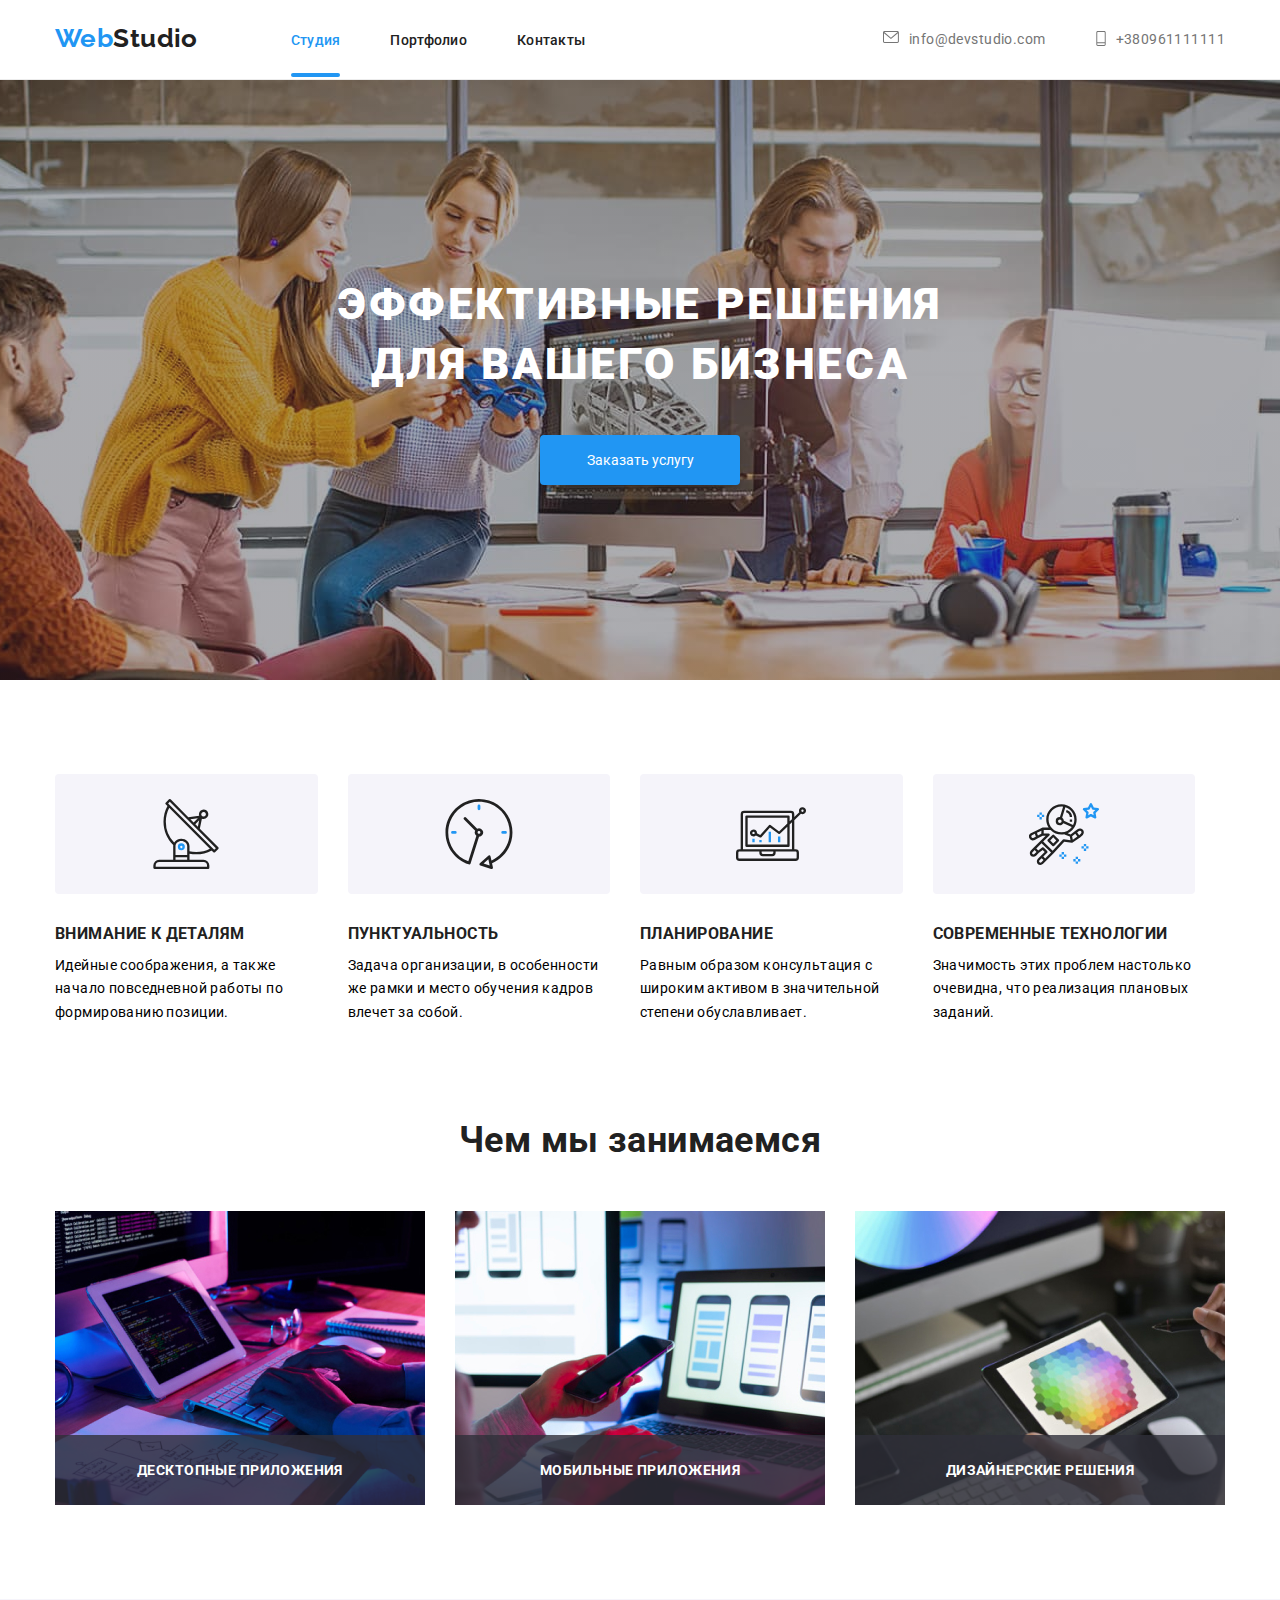
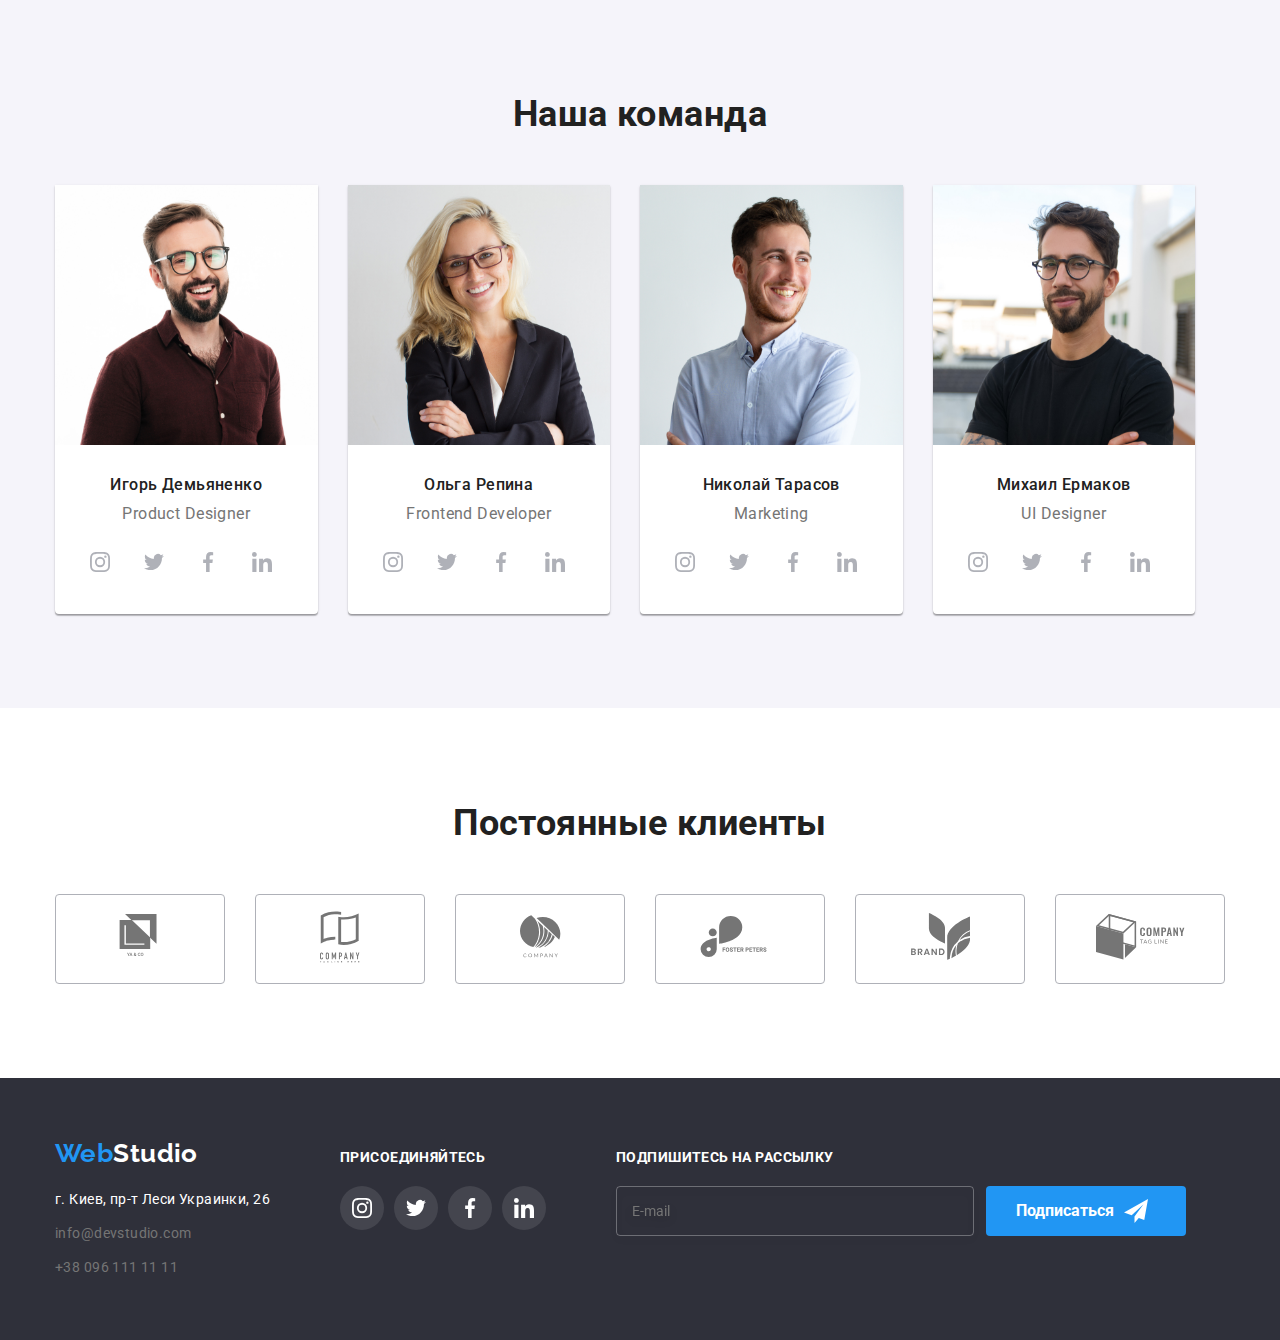
<file: index.html>
<!DOCTYPE html>
<html lang="ru">
<head>
    <meta charset="UTF-8">
    <meta name="viewport" content="width=device-width, initial-scale=1.0">
    <link rel="stylesheet" href="https://cdnjs.cloudflare.com/ajax/libs/modern-normalize/1.0.0/modern-normalize.min.css" />
    <link rel="preconnect" href="https://fonts.gstatic.com">
    <link rel="preconnect" href="https://fonts.gstatic.com">
    <link href="https://fonts.googleapis.com/css2?family=Raleway:wght@700&family=Roboto:wght@400;500;700;900&display=swap"
    rel="stylesheet">
<!--styles-in-->
    <link rel="stylesheet" href="./css/main.css">
    <title>Studio</title>
</head>
<body>
<!-- header -->
    <header class="header">
        <div class="container">
        <nav class="main-nav">
            <a href="./index.html" class="logo"><span class="logo-web">Web</span><span class="logo-studio">Studio</span></a>
            <ul class="main-nav-list">
                <Li class="item">
                    <a class="main-nav-link current" href="./index.html">студия</a>
                </Li>
                <Li class="item">
                    <a class="main-nav-link" href="./portfolio.html">портфолио</a>
                </Li>
                <li class="item">
                    <a class="main-nav-link" href="#">контакты</a>
                </li>
            </ul>
            <ul class="header-contacts">
                <Li class="header-contacts-link icon">
                    <a href="#">
                        <svg class="icon-email"  width=16 height=12>
                            <use class="email" href=./images/sprite.svg#email >
                            </use>
                        </svg>info@devstudio.com </a>
                </Li>
                <Li class="header-contacts-link icon">
                    <a href="#">
                        <svg class="icon-phone" width=10 height=15 >
                            <use class="phone" href=./images/sprite.svg#phone >
                            </use>
                        </svg>
                        +380961111111
                    </a>
                </Li>
            </ul>
        </nav>
        </div>
    </header>
    <main>
<!--hero-->
        <section class="hero">
            <div class="container" >
                <h1 class="title">эффективные решения <br>для вашего бизнеса</h1>
                <button class="hero-btn" data-modal-open>Заказать услугу</button>
            </div>
        </section>
        
<!--<h2>Особенности</h2>-->
        <section>
            <ul class="features container">
                <li class="item">
                    <div class="icon-block">
                        <svg class="icon">
                            <use href="./images/sprite.svg#antenna" > </use>
                        </svg>
                    </div>
                     <h3 class="features-title">Внимание к деталям</h3>
                    <p>Идейные соображения, а также начало повседневной работы по формированию позиции.</p>
                </li>
                <li class="item">
                    <div class="icon-block">
                        <svg class="icon">
                            <use href="./images/sprite.svg#clock" > </use>
                        </svg>
                    </div>
                    <h3 class="features-title">Пунктуальность</h3>
                    <p>Задача организации, в особенности же рамки и место обучения кадров влечет за собой.</p>
                </li>
                <li class="item">
                    <div class="icon-block">
                        <svg class="icon">
                            <use href="./images/sprite.svg#diagram" > </use>
                        </svg>
                    </div>
                    <h3 class="features-title"3>Планирование</h3>
                    <p>Равным образом консультация с широким активом в значительной степени обуславливает.</p>
                </li>
                <li class="item">
                    <div class="icon-block">
                        <svg class="icon">
                            <use href="./images/sprite.svg#astronaut" > </use>
                        </svg>
                    </div>
                    <h3 class="features-title">Современные технологии</h3>
                    <p>Значимость этих проблем настолько очевидна, что реализация плановых заданий.</p>
                </li>
            </ul>
        </section>
<!-- Чем мы занимаемся -->
        <section class="work">
            <div class="container">
                <h2 class="title">Чем мы занимаемся</h2>
                <ul class="work-list">
                    <li class="item"> <img src="./images/img1.jpg" alt="img1">
                        <p class="label">Десктопные приложения</p>
                    </li>
                    <li class="item"> <img src="./images/img2.jpg" alt="img2">
                        <p class="label">Мобильные приложения</p>
                    </li>
                    <li class="item"> <img src="./images/img3.jpg" alt="img3">
                        <p class="label">Дизайнерские решения</p>
                    </li>
                </ul>
            </div>
        </section>
<!--Наша команда-->
        <section class="team">
            <div class="container" >
                <h2 class="title">Наша команда</h2>
                <ul class="team-list">
                    <li class="item">
                        <img class="photo" src="./images/игорь.jpg" alt="Игорь Демьяненко">
                        <h3>Игорь Демьяненко</h3>
                        <p>Product Designer</p>
                        <ul class="team-icon">
                            <li>
                                <a class="link" href="#">
                                    <svg class="icon">
                                        <use href="./images/sprite.svg#instagram"></use>
                                    </svg>
                                </a>
                            </li>
                            <li>
                                <a  class="link" href="#">
                                    <svg class="icon">
                                        <use href="./images/sprite.svg#twitter"></use>
                                    </svg>
                                </a>
                            </li>
                            <li>
                                <a  class="link" href="#">
                                    <svg class="icon">
                                        <use href="./images/sprite.svg#facebook"></use>
                                    </svg>
                                </a>
                            </li>
                            <li>
                                <a  class="link" href="#">
                                    <svg class="icon">
                                        <use href="./images/sprite.svg#linkedin"></use>
                                    </svg>
                                </a>
                            </li>
                        </ul>
                    </li>
                    <li class="item">
                        <img class="photo" src="./images/ольга.jpg" alt="Ольга Репина">
                        <h3>Ольга Репина</h3>
                        <p>Frontend Developer</p>
                        <ul class="team-icon">
                            <li>
                                <a class="link" href="#">
                                    <svg class="icon">
                                        <use href="./images/sprite.svg#instagram"></use>
                                    </svg>
                                </a>
                            </li>
                            <li>
                                <a class="link" href="#">
                                    <svg class="icon">
                                        <use href="./images/sprite.svg#twitter"></use>
                                    </svg>
                                </a>
                            </li>
                            <li>
                                <a class="link" href="#">
                                    <svg class="icon">
                                        <use href="./images/sprite.svg#facebook"></use>
                                    </svg>
                                </a>
                            </li>
                            <li>
                                <a class="link" href="#">
                                    <svg class="icon">
                                        <use href="./images/sprite.svg#linkedin"></use>
                                    </svg>
                                </a>
                            </li>
                        </ul>
                    </li>
                    <li class="item">
                        <img class="photo" src="./images/николай.jpg" alt="Николай Тарасов">
                        <h3>Николай Тарасов</h3>
                        <p>Marketing</p>
                        <ul class="team-icon">
                            <li>
                                <a class="link" href="#">
                                    <svg class="icon">
                                        <use href="./images/sprite.svg#instagram"></use>
                                    </svg>
                                </a>
                            </li>
                            <li>
                                <a class="link" href="#">
                                    <svg class="icon">
                                        <use href="./images/sprite.svg#twitter"></use>
                                    </svg>
                                </a>
                            </li>
                            <li>
                                <a class="link" href="#">
                                    <svg class="icon">
                                        <use href="./images/sprite.svg#facebook"></use>
                                    </svg>
                                </a>
                            </li>
                            <li>
                                <a class="link" href="#">
                                    <svg class="icon">
                                        <use href="./images/sprite.svg#linkedin"></use>
                                    </svg>
                                </a>
                            </li>
                        </ul>
                    </li>
                    <li class="item">
                        <img class="photo" src="./images/михаил.jpg" alt="Михаил Ермаков">
                        <h3>Михаил Ермаков</h3>
                        <p>UI Designer</p>
                        <ul class="team-icon">
                            <li>
                                <a class="link" href="#">
                                    <svg class="icon">
                                        <use href="./images/sprite.svg#instagram"></use>
                                    </svg>
                                </a>
                            </li>
                            <li>
                                <a class="link" href="#">
                                    <svg class="icon">
                                        <use href="./images/sprite.svg#twitter"></use>
                                    </svg>
                                </a>
                            </li>
                            <li>
                                <a class="link" href="#">
                                    <svg class="icon">
                                        <use href="./images/sprite.svg#facebook"></use>
                                    </svg>
                                </a>
                            </li>
                            <li>
                                <a class="link" href="#">
                                    <svg class="icon">
                                        <use href="./images/sprite.svg#linkedin"></use>
                                    </svg>
                                </a>
                            </li>
                        </ul>
                    </li>
                </ul>
            </div>
        </section>

<!-- клиенты -->
        <section class="clients-block">
            <div class="container">
                <h2 class="clients-title">Постоянные клиенты</h2>
                <ul class="clients-list">
                    <li class="item">
                        <a class="link" href="#">
                            <svg class="icon" width="50px" height="45px">
                                <use href="./images/sprite.svg#client-1"></use>
                            </svg>
                        </a>
                    </li>
                    <li class="item">
                        <a class="link" href="#">
                            <svg class="icon" width="40px" height="52px" >
                                <use href="./images/sprite.svg#client-2"></use>
                            </svg>
                        </a>
                    </li>
                    <li class="item">
                        <a class="link" href="#">
                            <svg class="icon" width="41px" height="43px" >
                                <use href="./images/sprite.svg#client-3"></use>
                            </svg>
                        </a>
                    </li>
                    <li class="item">
                        <a class="link" href="#">
                            <svg class="icon"  width="80px" height="42px" >
                                <use href="./images/sprite.svg#client-4"></use>
                            </svg>
                        </a>
                    </li>
                    <li class="item">
                        <a class="link" href="#">
                            <svg class="icon" width="59px" height="47px" >
                                <use href="./images/sprite.svg#client-5"></use>
                            </svg>
                        </a>
                    </li>
                    <li class="item">
                        <a class="link" href="#">
                            <svg class="icon" width="89px" height="46px" >
                                <use href="./images/sprite.svg#client-6"></use>
                            </svg>
                        </a>
                    </li>
                </ul>

            </div>

        </section>
    </main>

<!-- footer -->

<footer class="footer">
    <div class="container">
      <div class="footer-content">
        <ul class="list footer-list">
          <li class="footer-item">
            <a href="./index.html" class="logo"><span class="logo-web inverse">Web</span><span class="footer-logo-studio">Studio</span></a>
            <address class="footer-address">
              <ul class="list">
                <li class="address-item"><p>г. Киев, пр-т Леси Украинки, 26</p></li>
                <li class="address-item"><a href="mailto:info@devstudio.com">info@devstudio.com</a></li>
                <li class="address-item"><a href="tel:+380961111111">+38 096 111 11 11</a></li>
              </ul>
            </address>
          </li>
          <li class="footer-item">
            <b class="join">Присоединяйтесь</b>
            <ul class="list social-list">
              <li class="social-item">
                <a href="" class="social-link link-instagram">
                  <svg class="icon-instagram">
                    <use href="./images/sprite.svg#instagram"></use>
                  </svg>
                </a>
              </li>
              <li class="social-item">
                <a href="#" class="social-link link-twitter">
                  <svg class="icon-twitter">
                    <use href="./images/sprite.svg#twitter"></use>
                  </svg>
                </a>
              </li>
              <li class="social-item">
                <a href="#" class="social-link link-facebook">
                  <svg class="icon-twitter icon-facebook">
                    <use href="./images/sprite.svg#facebook"></use>
                  </svg>
                </a>
              </li>
              <li class="social-item">
                <a href="#" class="social-link link-linkedin">
                  <svg class="icon-linkedin">
                    <use href="./images/sprite.svg#linkedin"></use>
                  </svg>
                </a>
              </li>
            </ul>
          </li>
            <li class="footer-item">
              <b class="join">Подпишитесь на рассылку</b>
              <form action="" method="post">
                <input type="email" name="mail" placeholder="E-mail" />
                <button class="btn">Подписаться</button>
              </form>
            </li>
        </ul>
      </div>
    </div>
  </footer>


<!-- модалка -->
<div class="backdrop is-hidden" data-modal>
        <div class="modal">
          <b class="modal-title">Оставьте свои данные, мы вам перезвоним</b>
          <form class="form">
            <label class="form-label">
              <span class="form-text">Имя</span>
              <div class="input-group">
                <input class="form-input" name="user-name" type="text" />
                <svg class="form-icon" width="18" height="18">
                  <use href="./images/sprite.svg#person"></use>
                </svg>
              </div>
            </label>
            <label class="form-label">
              <span class="form-text">Телефон</span>
              <div class="input-group">
                <input class="form-input" name="user-phone" type="tel" />
                <svg class="form-icon" width="18" height="18">
                  <use href="./images/sprite.svg#form-phone"></use>
                </svg>
              </div>
            </label>
            <label class="form-label">
              <span class="form-text">Почта</span>
              <div class="input-group">
                <input class="form-input" name="user-email" type="email" />
                <svg class="form-icon" width="18" height="18">
                  <use href="./images/sprite.svg#form-email"></use>
                </svg>
              </div>
            </label>
            <label class="form-label">
              <span class="form-text">Комментарий</span>
              <textarea
                class="comment"
                name="comment"
                rows="7"
                placeholder="Введите текст"
              ></textarea>
            </label>
            <label class="form-point">
              <input class="checkbox" type="checkbox" name="point" />
              <span class="point"></span>
              Соглашаюсь с рассылкой и принимаю
              <a class="link" href="">Условия договора</a>
            </label>
            <button class="btn" type="submit">Отправить</button>
          </form>
          <button class="modal-close" data-modal-close>
            <svg class="icon-close" width="11" height="11">
              <use href="./images/sprite.svg#close"></use>
            </svg>
          </button>
        </div>
      </div>

  <script src="./js/modal.js"></script>
</body>

</html>
</file>
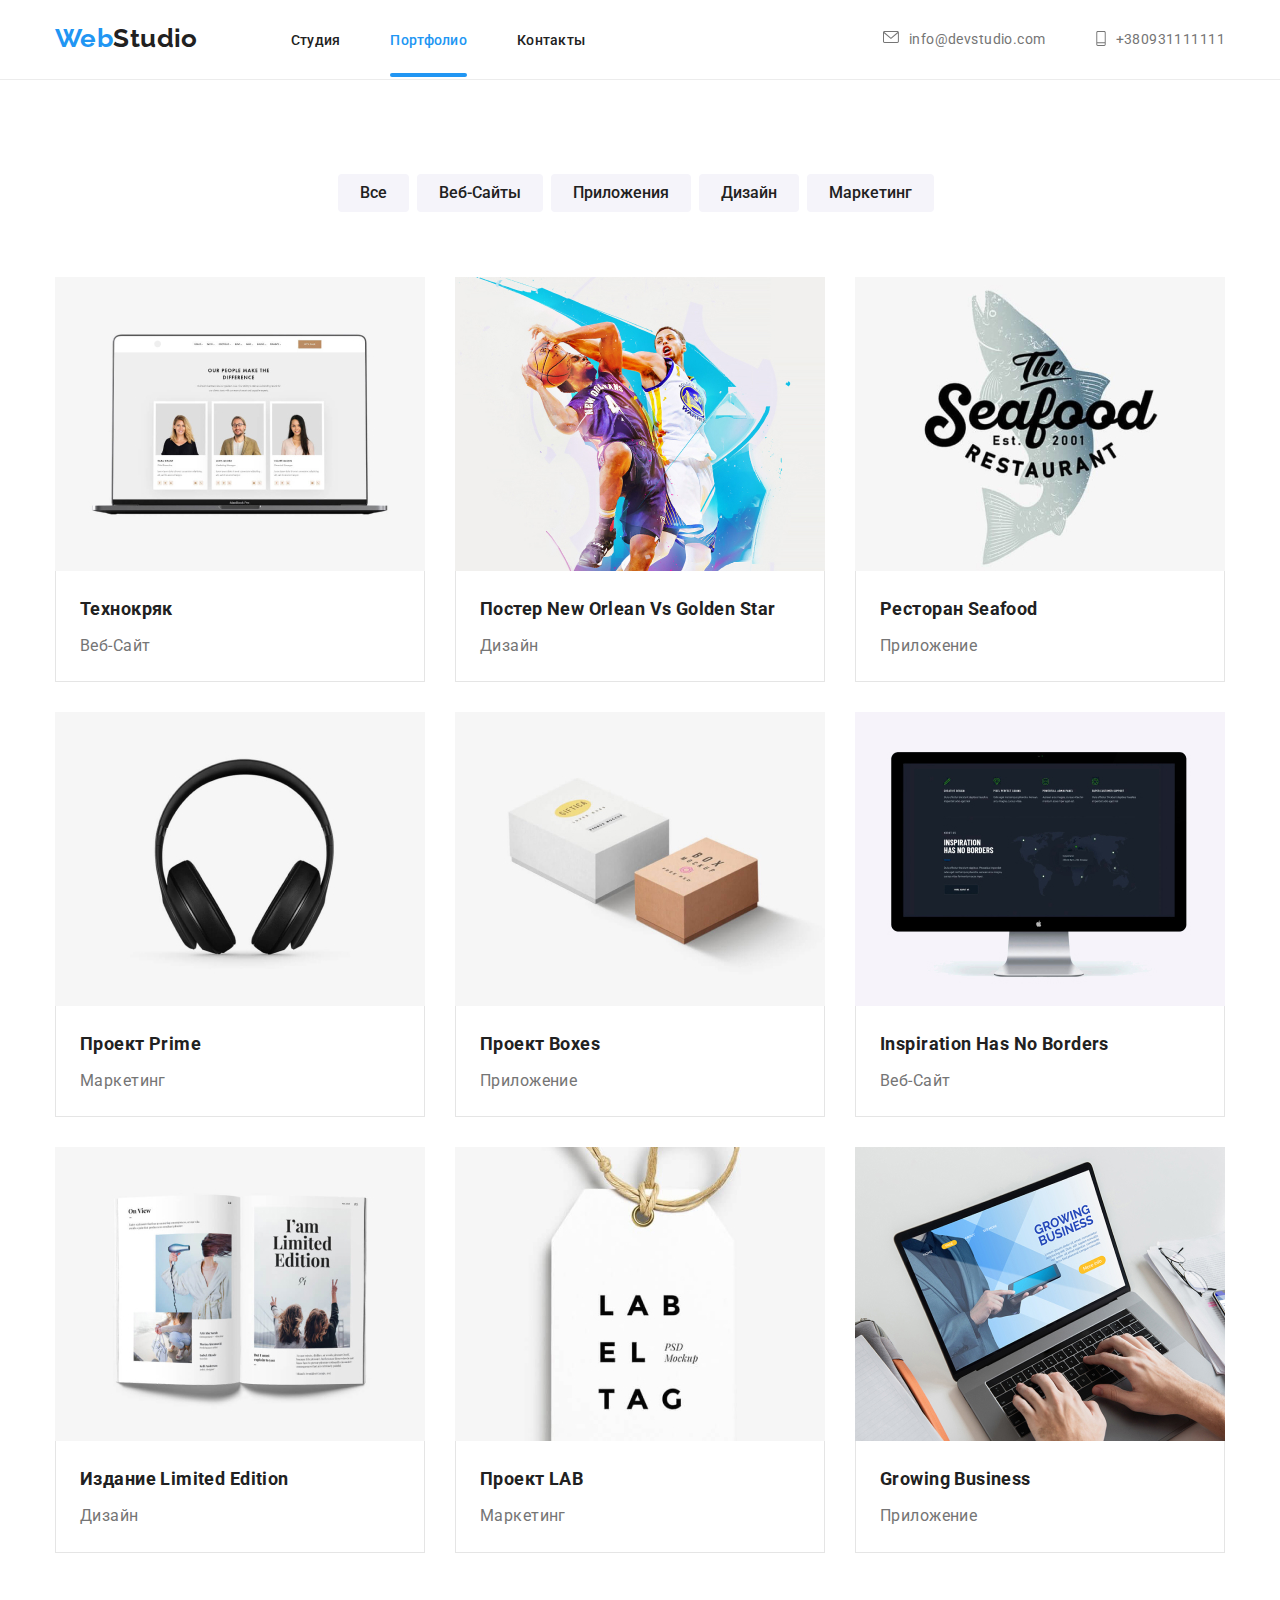
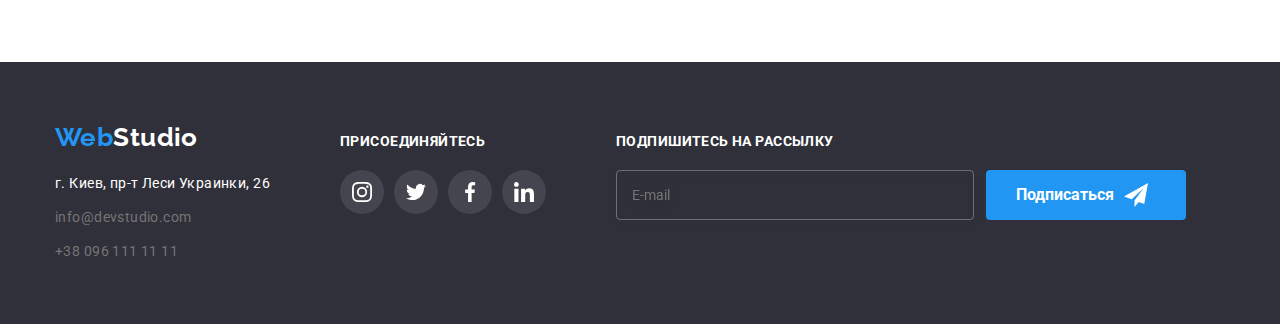
<file: portfolio.html>
<!DOCTYPE html>
<html lang="ru">
<head>
    <meta charset="UTF-8">
    <meta name="viewport" content="width=device-width, initial-scale=1.0">
    <link rel="stylesheet" href="https://cdnjs.cloudflare.com/ajax/libs/modern-normalize/1.0.0/modern-normalize.min.css" />
    <link rel="preconnect" href="https://fonts.gstatic.com">
    <link rel="preconnect" href="https://fonts.gstatic.com">
    <link href="https://fonts.googleapis.com/css2?family=Raleway:wght@700&family=Roboto:wght@400;500;700;900&display=swap"
    rel="stylesheet">
<!--styles-in-->
    <link rel="stylesheet" href="./css/main.css">

    <title>Portfolio</title>
</head>
<body>
<!-- <header -->
    <header class="header">
        <div class="container">
        <nav class="main-nav">
          <a href="./index.html" class="logo"><span class="logo-web">Web</span><span class="logo-studio">Studio</span></a>
          <ul class="main-nav-list">
              <Li class="item"> <a class="main-nav-link" href="./index.html">студия</a> </Li>
              <Li class="item"> <a class="main-nav-link current" href="./portfolio.html">портфолио</a> </Li>
              <li class="item"> <a class="main-nav-link" href="#">контакты</a> </li>
          </ul>
          <ul class="header-contacts">
            <Li class="header-contacts-link icon">
                <a href="#">
                    <svg class="icon-email" width=16 height=12>
                        <use class="email" href=./images/sprite.svg#email>
                        </use>
                    </svg>
                    info@devstudio.com 
                  </a>
            </Li>
            <Li class="header-contacts-link icon">
                <a href="#">
                    <svg class="icon-phone" width=10 height=15>
                        <use class="phone" href=./images/sprite.svg#phone>
                        </use>
                    </svg>
                    +380931111111
                </a>
            </Li>
          </ul>

        </nav>
        </div>
    </header>
    <main class="portfolio-projects">
<!-- filter -->
        <div class="container">

            <ul class="filter">
                <li><button type="button" class="item">все</button></li>
                <li><button type="button" class="item">веб-сайты</button></li>
                <li><button type="button" class="item">приложения</button></li>
                <li><button type="button" class="item">дизайн</button></li>
                <li><button type="button" class="item">маркетинг</button></li>
            </ul>

<!-- Projects list -->
            <ul class="projects-list">
               <li class="item">
                  <a href="#">
                    <div class="img-content">
                      <img src="./images/p1.jpg" alt="project1">
                      <p class="img-text">
                        Технокряк это современная площадка распространения
                        коронавируса. Компании используют эту платформу для
                        цифрового шпионажа и атак на защищённые сервера конкурентов.
                      </p>
                    </div>
                    <div class="text">
                      <h2 class="project-title">Технокряк</h2>
                      <p class="project-type">веб-сайт</p>
                    </div>
                  </a>
               </li>
               <li class="item">
                   <a href="#">
                    <div class="img-content">
                      <img src="./images/p2.jpg" alt="project2">
                      <p class="img-text">
                        Технокряк это современная площадка распространения
                        коронавируса. Компании используют эту платформу для
                        цифрового шпионажа и атак на защищённые сервера конкурентов.
                      </p>
                    </div>
                      <div class="text">
                        <h2 class="project-title">Постер New Orlean vs Golden Star</h2>
                        <p class="project-type">дизайн</p>
                      </div>
                   </a>
                </li>
                <li class="item">
                   <a href="#">
                    <div class="img-content">
                      <img src="./images/p3.jpg" alt="project3">
                      <p class="img-text">
                        Технокряк это современная площадка распространения
                        коронавируса. Компании используют эту платформу для
                        цифрового шпионажа и атак на защищённые сервера конкурентов.
                      </p>
                    </div>
                      <div class="text">
                        <h2 class="project-title">Ресторан Seafood</h2>
                        <p class="project-type">приложение</p>
                      </div>
                   </a>
                 </li>
                <li class="item">
                   <a href="#">
                    <div class="img-content">
                      <img src="./images/p4.jpg" alt="project4">
                      <p class="img-text">
                        Технокряк это современная площадка распространения
                        коронавируса. Компании используют эту платформу для
                        цифрового шпионажа и атак на защищённые сервера конкурентов.
                      </p>
                    </div>
                      <div class="text">
                        <h2 class="project-title">Проект Prime</h2>
                        <p class="project-type">маркетинг</p>
                      </div>
                   </a>
               </li>
               <li class="item">
                   <a href="#">
                    <div class="img-content">
                      <img src="./images/p5.jpg" alt="project5">
                      <p class="img-text">
                        Технокряк это современная площадка распространения
                        коронавируса. Компании используют эту платформу для
                        цифрового шпионажа и атак на защищённые сервера конкурентов.
                      </p>
                    </div>
                       <div class="text">
                        <h2 class="project-title">Проект Boxes</h2>
                        <p class="project-type">приложение</p>
                       </div>
                   </a>
               <li class="item">
                   <a href="#">
                    <div class="img-content">
                      <img src="./images/p6.jpg" alt="project6">
                      <p class="img-text">
                        Технокряк это современная площадка распространения
                        коронавируса. Компании используют эту платформу для
                        цифрового шпионажа и атак на защищённые сервера конкурентов.
                        </p>
                    </div>
                       <div class="text">
                        <h2 class="project-title">Inspiration has no Borders</h2>
                        <p class="project-type">веб-сайт</p>
                       </div>
                   </a>
               </li>
               <li class="item">
                   <a href="#">
                    <div class="img-content">
                      <img src="./images/p7.jpg" alt="project7">
                      <p class="img-text">
                        Технокряк это современная площадка распространения
                        коронавируса. Компании используют эту платформу для
                        цифрового шпионажа и атак на защищённые сервера конкурентов.
                      </p>
                  </div>
                      <div class="text">
                        <h2 class="project-title">Издание Limited Edition</h2>
                        <p class="project-type">дизайн</p>
                      </div>
                   </a>
               </li>
               <li class="item">
                   <a href="#">
                    <div class="img-content">
                      <img src="./images/p8.jpg" alt="project8">
                      <p class="img-text">
                        Технокряк это современная площадка распространения
                        коронавируса. Компании используют эту платформу для
                        цифрового шпионажа и атак на защищённые сервера конкурентов.
                      </p>
                    </div>
                       <div class="text">
                        <h2 class="project-title">Проект LAB </h2>
                        <p class="project-type">маркетинг</p>
                       </div>
                   </a>
               </li>
               <li class="item">
                   <a href="#">
                    <div class="img-content">
                      <img src="./images/p9.jpg" alt="project9">
                      <p class="img-text">
                        Технокряк это современная площадка распространения
                        коронавируса. Компании используют эту платформу для
                        цифрового шпионажа и атак на защищённые сервера конкурентов.
                      </p>
                    </div>
                       <div class="text">
                           <h2 class="project-title">Growing Business</h2>
                           <p class="project-type">приложение</p>
                       </div>
                </a>
                </li>
            </ul>
        </div>
    </main>
    
<!-- footer -->

    <footer class="footer">
      <div class="container">
        <div class="footer-content">
          <ul class="list footer-list">
            <li class="footer-item">
              <a href="./index.html" class="logo"><span class="logo-web inverse">Web</span><span class="footer-logo-studio">Studio</span></a>
              <address class="footer-address">
                <ul class="list">
                  <li class="address-item"><p>г. Киев, пр-т Леси Украинки, 26</p></li>
                  <li class="address-item"><a href="mailto:info@devstudio.com">info@devstudio.com</a></li>
                  <li class="address-item"><a href="tel:+380961111111">+38 096 111 11 11</a></li>
                </ul>
              </address>
            </li>
            <li class="footer-item">
              <b class="join">Присоединяйтесь</b>
              <ul class="list social-list">
                <li class="social-item">
                  <a href="" class="social-link link-instagram">
                    <svg class="icon-instagram">
                      <use href="./images/sprite.svg#instagram"></use>
                    </svg>
                  </a>
                </li>
                <li class="social-item">
                  <a href="#" class="social-link link-twitter">
                    <svg class="icon-twitter">
                      <use href="./images/sprite.svg#twitter"></use>
                    </svg>
                  </a>
                </li>
                <li class="social-item">
                  <a href="#" class="social-link link-facebook">
                    <svg class="icon-twitter icon-facebook">
                      <use href="./images/sprite.svg#facebook"></use>
                    </svg>
                  </a>
                </li>
                <li class="social-item">
                  <a href="#" class="social-link link-linkedin">
                    <svg class="icon-linkedin">
                      <use href="./images/sprite.svg#linkedin"></use>
                    </svg>
                  </a>
                </li>
              </ul>
            </li>
              <li class="footer-item">
                <b class="join">Подпишитесь на рассылку</b>
                <form action="" method="post">
                  <input type="email" name="mail" placeholder="E-mail" />
                  <button class="btn">Подписаться</button>
                </form>
              </li>
          </ul>
        </div>
      </div>
    </footer>
</body>
</html>
</file>
<file: css/main.css>
/*! normalize.css v8.0.1 | MIT License | github.com/necolas/normalize.css */
/* Document
   ========================================================================== */
/**
 * 1. Correct the line height in all browsers.
 * 2. Prevent adjustments of font size after orientation changes in iOS.
 */
html {
  line-height: 1.15;
  /* 1 */
  -webkit-text-size-adjust: 100%;
  /* 2 */
}

/* Sections
   ========================================================================== */
/**
 * Remove the margin in all browsers.
 */
body {
  margin: 0;
}

/**
 * Render the `main` element consistently in IE.
 */
main {
  display: block;
}

/**
 * Correct the font size and margin on `h1` elements within `section` and
 * `article` contexts in Chrome, Firefox, and Safari.
 */
h1 {
  font-size: 2em;
  margin: 0.67em 0;
}

/* Grouping content
   ========================================================================== */
/**
 * 1. Add the correct box sizing in Firefox.
 * 2. Show the overflow in Edge and IE.
 */
hr {
  -webkit-box-sizing: content-box;
          box-sizing: content-box;
  /* 1 */
  height: 0;
  /* 1 */
  overflow: visible;
  /* 2 */
}

/**
 * 1. Correct the inheritance and scaling of font size in all browsers.
 * 2. Correct the odd `em` font sizing in all browsers.
 */
pre {
  font-family: monospace, monospace;
  /* 1 */
  font-size: 1em;
  /* 2 */
}

/* Text-level semantics
   ========================================================================== */
/**
 * Remove the gray background on active links in IE 10.
 */
a {
  background-color: transparent;
}

/**
 * 1. Remove the bottom border in Chrome 57-
 * 2. Add the correct text decoration in Chrome, Edge, IE, Opera, and Safari.
 */
abbr[title] {
  border-bottom: none;
  /* 1 */
  text-decoration: underline;
  /* 2 */
  -webkit-text-decoration: underline dotted;
          text-decoration: underline dotted;
  /* 2 */
}

/**
 * Add the correct font weight in Chrome, Edge, and Safari.
 */
b,
strong {
  font-weight: bolder;
}

/**
 * 1. Correct the inheritance and scaling of font size in all browsers.
 * 2. Correct the odd `em` font sizing in all browsers.
 */
code,
kbd,
samp {
  font-family: monospace, monospace;
  /* 1 */
  font-size: 1em;
  /* 2 */
}

/**
 * Add the correct font size in all browsers.
 */
small {
  font-size: 80%;
}

/**
 * Prevent `sub` and `sup` elements from affecting the line height in
 * all browsers.
 */
sub,
sup {
  font-size: 75%;
  line-height: 0;
  position: relative;
  vertical-align: baseline;
}

sub {
  bottom: -0.25em;
}

sup {
  top: -0.5em;
}

/* Embedded content
   ========================================================================== */
/**
 * Remove the border on images inside links in IE 10.
 */
img {
  border-style: none;
}

/* Forms
   ========================================================================== */
/**
 * 1. Change the font styles in all browsers.
 * 2. Remove the margin in Firefox and Safari.
 */
button,
input,
optgroup,
select,
textarea {
  font-family: inherit;
  /* 1 */
  font-size: 100%;
  /* 1 */
  line-height: 1.15;
  /* 1 */
  margin: 0;
  /* 2 */
}

/**
 * Show the overflow in IE.
 * 1. Show the overflow in Edge.
 */
button,
input {
  /* 1 */
  overflow: visible;
}

/**
 * Remove the inheritance of text transform in Edge, Firefox, and IE.
 * 1. Remove the inheritance of text transform in Firefox.
 */
button,
select {
  /* 1 */
  text-transform: none;
}

/**
 * Correct the inability to style clickable types in iOS and Safari.
 */
button,
[type="button"],
[type="reset"],
[type="submit"] {
  -webkit-appearance: button;
}

/**
 * Remove the inner border and padding in Firefox.
 */
button::-moz-focus-inner,
[type="button"]::-moz-focus-inner,
[type="reset"]::-moz-focus-inner,
[type="submit"]::-moz-focus-inner {
  border-style: none;
  padding: 0;
}

/**
 * Restore the focus styles unset by the previous rule.
 */
button:-moz-focusring,
[type="button"]:-moz-focusring,
[type="reset"]:-moz-focusring,
[type="submit"]:-moz-focusring {
  outline: 1px dotted ButtonText;
}

/**
 * Correct the padding in Firefox.
 */
fieldset {
  padding: 0.35em 0.75em 0.625em;
}

/**
 * 1. Correct the text wrapping in Edge and IE.
 * 2. Correct the color inheritance from `fieldset` elements in IE.
 * 3. Remove the padding so developers are not caught out when they zero out
 *    `fieldset` elements in all browsers.
 */
legend {
  -webkit-box-sizing: border-box;
          box-sizing: border-box;
  /* 1 */
  color: inherit;
  /* 2 */
  display: table;
  /* 1 */
  max-width: 100%;
  /* 1 */
  padding: 0;
  /* 3 */
  white-space: normal;
  /* 1 */
}

/**
 * Add the correct vertical alignment in Chrome, Firefox, and Opera.
 */
progress {
  vertical-align: baseline;
}

/**
 * Remove the default vertical scrollbar in IE 10+.
 */
textarea {
  overflow: auto;
}

/**
 * 1. Add the correct box sizing in IE 10.
 * 2. Remove the padding in IE 10.
 */
[type="checkbox"],
[type="radio"] {
  -webkit-box-sizing: border-box;
          box-sizing: border-box;
  /* 1 */
  padding: 0;
  /* 2 */
}

/**
 * Correct the cursor style of increment and decrement buttons in Chrome.
 */
[type="number"]::-webkit-inner-spin-button,
[type="number"]::-webkit-outer-spin-button {
  height: auto;
}

/**
 * 1. Correct the odd appearance in Chrome and Safari.
 * 2. Correct the outline style in Safari.
 */
[type="search"] {
  -webkit-appearance: textfield;
  /* 1 */
  outline-offset: -2px;
  /* 2 */
}

/**
 * Remove the inner padding in Chrome and Safari on macOS.
 */
[type="search"]::-webkit-search-decoration {
  -webkit-appearance: none;
}

/**
 * 1. Correct the inability to style clickable types in iOS and Safari.
 * 2. Change font properties to `inherit` in Safari.
 */
::-webkit-file-upload-button {
  -webkit-appearance: button;
  /* 1 */
  font: inherit;
  /* 2 */
}

/* Interactive
   ========================================================================== */
/*
 * Add the correct display in Edge, IE 10+, and Firefox.
 */
details {
  display: block;
}

/*
 * Add the correct display in all browsers.
 */
summary {
  display: list-item;
}

/* Misc
   ========================================================================== */
/**
 * Add the correct display in IE 10+.
 */
template {
  display: none;
}

/**
 * Add the correct display in IE 10.
 */
[hidden] {
  display: none;
}

.container {
  margin: 0 auto;
  width: 1200px;
  padding-left: 15px;
  padding-right: 15px;
}

html {
  -webkit-box-sizing: border-box;
          box-sizing: border-box;
  height: 100%;
}

*,
*::before,
*::after {
  -webkit-box-sizing: inherit;
          box-sizing: inherit;
}

img {
  display: block;
  max-width: 100%;
  height: auto;
}

button {
  font-family: inherit;
  border-style: none;
  cursor: pointer;
}

h1,
h2,
h3,
h4,
h5,
h6,
p {
  margin-top: 0;
  margin-bottom: 0;
}

ul {
  margin: 0;
  padding: 0;
  list-style: none;
}

a {
  text-decoration: none;
  font-style: normal;
  color: inherit;
}

textarea {
  resize: none;
}

body {
  color: var(--light-text-color);
  background-color: var(--white-text-color);
  font-family: Roboto, sans-serif;
  font-weight: 400;
  font-size: 14px;
  line-height: 1.2;
  letter-spacing: 0.03em;
  -webkit-box-orient: vertical;
  -webkit-box-direction: normal;
      -ms-flex-direction: column;
          flex-direction: column;
  height: 100%;
}

.header {
  display: -webkit-box;
  display: -ms-flexbox;
  display: flex;
  height: 80px;
  -webkit-box-align: center;
      -ms-flex-align: center;
          align-items: center;
  -webkit-box-pack: justify;
      -ms-flex-pack: justify;
          justify-content: space-between;
  border-bottom: 1px solid #ececec;
}

.header .logo {
  margin-right: 93px;
  padding-top: 24px;
  font-family: Raleway;
  font-weight: 700;
  font-size: 26px;
  line-height: 1.17;
}

.header .logo-web {
  color: #2196f3;
}

.header .logo-studio {
  color: #212121;
}

.header a:hover,
.header a:focus {
  color: #2196f3;
}

.main-nav {
  display: -webkit-box;
  display: -ms-flexbox;
  display: flex;
  -webkit-box-pack: justify;
      -ms-flex-pack: justify;
          justify-content: space-between;
}

.main-nav-list {
  display: -webkit-box;
  display: -ms-flexbox;
  display: flex;
  -webkit-box-align: center;
      -ms-flex-align: center;
          align-items: center;
  margin-right: 50px;
  padding-top: 30px;
  padding-bottom: 30px;
  color: #212121;
  text-transform: capitalize;
  font-weight: 500;
  letter-spacing: 0.02em;
}

.main-nav .item:not(:last-child) {
  margin-right: 50px;
}

.main-nav-list .item {
  position: relative;
}

.main-nav-link.current::after {
  display: block;
}

.main-nav-link::after {
  content: '';
  position: absolute;
  bottom: 0px;
  top: 42px;
  left: 0;
  display: none;
  width: 100%;
  height: 4px;
  border-radius: 2px;
  background-color: #2196f3;
}

.main-nav-list .main-nav-link.current::after {
  display: block;
}

.main-nav-list .main-nav-link.current {
  color: #2196f3;
}

.header-contacts {
  display: -webkit-box;
  display: -ms-flexbox;
  display: flex;
  margin-left: auto;
  text-align: center;
  color: #757575;
}

.header-contacts a {
  display: -webkit-box;
  display: -ms-flexbox;
  display: flex;
  text-align: center;
}

.header-contacts-link + .header-contacts-link {
  margin-left: 50px;
}

.main-nav-link,
.header-contacts-link {
  padding-top: 32px;
  padding-bottom: 32px;
  line-height: 1.2;
  vertical-align: middle;
}

.main-nav-link .icon-email,
.main-nav-link .icon-phone,
.header-contacts-link .icon-email,
.header-contacts-link .icon-phone {
  display: inline-block;
  margin-right: 10px;
  padding: 0;
  fill: currentColor;
}

.hero {
  display: -webkit-box;
  display: -ms-flexbox;
  display: flex;
  padding-top: 200px;
  padding-bottom: 200px;
  margin-left: auto;
  margin-right: auto;
  -webkit-box-pack: center;
      -ms-flex-pack: center;
          justify-content: center;
  text-align: center;
  -webkit-box-align: center;
      -ms-flex-align: center;
          align-items: center;
  max-width: 1600px;
  height: 600px;
  background-color: #2f303a;
  background-image: -webkit-gradient(linear, left top, right top, from(rgba(47, 48, 58, 0.4)), to(rgba(47, 48, 58, 0.4))), url(../images/Headerresized.jpg);
  background-image: linear-gradient(to right, rgba(47, 48, 58, 0.4), rgba(47, 48, 58, 0.4)), url(../images/Headerresized.jpg);
  background-size: cover;
  background-position: center;
}

.hero .title {
  text-align: center;
  font-weight: 900;
  font-size: 44px;
  line-height: 1.36;
  letter-spacing: 0.06em;
  text-transform: uppercase;
  color: #ffffff;
}

.hero-btn {
  margin-top: 40px;
  font-size: 14px;
  color: #ffffff;
  background-color: #2196f3;
  -webkit-box-shadow: 0px 4px 4px rgba(0, 0, 0, 0.15);
          box-shadow: 0px 4px 4px rgba(0, 0, 0, 0.15);
  border-radius: 4px;
  width: 200px;
  height: 50px;
  padding: 5px 10px;
}

.hero-btn:hover, .hero-btn:focus, .hero-btn .hero-btn {
  background-color: #2196f3;
  color: #ffffff;
}

.backdrop.is-hidden {
  opacity: 0;
  pointer-events: none;
  visibility: hidden;
}

.backdrop {
  position: fixed;
  top: 0;
  left: 0;
  width: 100%;
  height: 100%;
  background: rgba(0, 0, 0, 0.9);
  opacity: 1;
  transition: opacity 250ms 250ms cubic-bezier(0.4, 0, 0.2, 1);
  -webkit-transition: opacity 250ms 250ms cubic-bezier(0.4, 0, 0.2, 1);
  -moz-transition: opacity 250ms 250ms cubic-bezier(0.4, 0, 0.2, 1);
  -ms-transition: opacity 250ms 250ms cubic-bezier(0.4, 0, 0.2, 1);
  -o-transition: opacity 250ms 250ms cubic-bezier(0.4, 0, 0.2, 1);
}

.modal {
  position: absolute;
  top: 50%;
  left: 50%;
  min-width: 528px;
  min-height: 580px;
  padding: 40px;
  background-color: #ffffff;
  -webkit-box-shadow: 0px 1px 3px rgba(0, 0, 0, 0.12), 0px 1px 1px rgba(0, 0, 0, 0.14), 0px 2px 1px rgba(0, 0, 0, 0.2);
          box-shadow: 0px 1px 3px rgba(0, 0, 0, 0.12), 0px 1px 1px rgba(0, 0, 0, 0.14), 0px 2px 1px rgba(0, 0, 0, 0.2);
  border-radius: 4px;
  -webkit-transform: translate(-50%, -50%);
          transform: translate(-50%, -50%);
  -webkit-transition: -webkit-transform 250ms 250ms cubic-bezier(0.4, 0, 0.2, 1);
  transition: -webkit-transform 250ms 250ms cubic-bezier(0.4, 0, 0.2, 1);
  transition: transform 250ms 250ms cubic-bezier(0.4, 0, 0.2, 1);
  transition: transform 250ms 250ms cubic-bezier(0.4, 0, 0.2, 1), -webkit-transform 250ms 250ms cubic-bezier(0.4, 0, 0.2, 1);
  -webkit-transition: transform 250ms 250ms cubic-bezier(0.4, 0, 0.2, 1);
  -moz-transition: transform 250ms 250ms cubic-bezier(0.4, 0, 0.2, 1);
  -ms-transition: transform 250ms 250ms cubic-bezier(0.4, 0, 0.2, 1);
  -o-transition: transform 250ms 250ms cubic-bezier(0.4, 0, 0.2, 1);
}

.form {
  display: -webkit-box;
  display: -ms-flexbox;
  display: flex;
  -webkit-box-orient: vertical;
  -webkit-box-direction: normal;
      -ms-flex-direction: column;
          flex-direction: column;
  font-size: 12px;
  line-height: 1.17;
  letter-spacing: 0.01em;
  color: #757575;
}

.form-label {
  display: -webkit-box;
  display: -ms-flexbox;
  display: flex;
  -webkit-box-orient: vertical;
  -webkit-box-direction: normal;
      -ms-flex-direction: column;
          flex-direction: column;
  margin-bottom: 10px;
}

.form-label .form-input,
.form-label .comment {
  border: 1px solid rgba(33, 33, 33, 0.2);
  -webkit-box-sizing: border-box;
          box-sizing: border-box;
  border-radius: 4px;
}

.form-input {
  width: 100%;
  height: 40px;
  padding: 11px 42px;
  color: #212121;
}

.form-label .form-input:focus,
.form-label .comment:focus {
  outline-color: #2196f3;
}

.form-input:focus + .form-icon {
  fill: #2196f3;
}

.comment {
  padding: 12px 16px;
}

.comment::-webkit-input-placeholder {
  font-size: 14px;
  line-height: 1.14;
  letter-spacing: 0.01em;
  color: rgba(117, 117, 117, 0.5);
}

.comment:-ms-input-placeholder {
  font-size: 14px;
  line-height: 1.14;
  letter-spacing: 0.01em;
  color: rgba(117, 117, 117, 0.5);
}

.comment::-ms-input-placeholder {
  font-size: 14px;
  line-height: 1.14;
  letter-spacing: 0.01em;
  color: rgba(117, 117, 117, 0.5);
}

.comment::placeholder {
  font-size: 14px;
  line-height: 1.14;
  letter-spacing: 0.01em;
  color: rgba(117, 117, 117, 0.5);
}

.form-text {
  display: inline-block;
  margin-bottom: 4px;
}

.form-label textarea {
  margin-bottom: 20px;
}

.modal-title {
  display: block;
  margin-bottom: 12px;
  font-weight: 700;
  font-size: 20px;
  line-height: 1.15;
  letter-spacing: 0.03em;
  text-align: center;
  color: #212121;
}

.form-point {
  display: -webkit-box;
  display: -ms-flexbox;
  display: flex;
  margin-bottom: 30px;
  font-size: 14px;
  line-height: 1.71;
  letter-spacing: 0.03em;
  -webkit-box-align: center;
      -ms-flex-align: center;
          align-items: center;
}

.checkbox {
  position: absolute;
  width: 1px;
  height: 1px;
  margin: -1px;
  border: 0;
  padding: 0;
  white-space: nowrap;
  -webkit-clip-path: inset(100%);
          clip-path: inset(100%);
  clip: rect(0 0 0 0);
  overflow: hidden;
}

.point {
  display: inline-block;
  width: 15px;
  height: 15px;
  margin-right: 8px;
  border: 2px solid #000000;
  border-radius: 2px;
}

.checkbox:checked + .point {
  border-color: #2196f3;
  background-color: #2196f3;
  background-image: url("../images/point.svg");
  background-size: contain;
  background-origin: border-box;
}

.form-point .link {
  margin-left: 5px;
  color: #2196f3;
  text-decoration: underline;
}

.input-group {
  position: relative;
}

.form-icon {
  position: absolute;
  display: inline-block;
  top: 50%;
  left: 12px;
  -webkit-transform: translateY(-50%);
          transform: translateY(-50%);
  fill: #212121;
}

.form .btn {
  display: inline-block;
  padding: 10px 32px;
  width: 200px;
  margin-left: auto;
  margin-right: auto;
  font-weight: 700;
  font-size: 16px;
  line-height: 1.87;
  letter-spacing: 0.06em;
  -webkit-box-shadow: 0px 4px 4px rgba(0, 0, 0, 0.15);
          box-shadow: 0px 4px 4px rgba(0, 0, 0, 0.15);
  border-radius: 4px;
  border: none;
  color: #ffffff;
  background-color: #2196f3;
  cursor: pointer;
}

.icon-close {
  width: 11px;
  height: 11px;
  margin-left: auto;
  margin-right: auto;
  fill: currentColor;
}

.modal-close:focus {
  border-color: #2196f3;
  color: #2196f3;
}

.modal-close {
  position: absolute;
  top: 8px;
  right: 8px;
  display: -webkit-box;
  display: -ms-flexbox;
  display: flex;
  width: 30px;
  height: 30px;
  padding: 0;
  -webkit-box-align: center;
      -ms-flex-align: center;
          align-items: center;
  -webkit-box-pack: center;
      -ms-flex-pack: center;
          justify-content: center;
  color: #000000;
  border: 1px solid rgba(0, 0, 0, 0.1);
  background-color: #ffffff;
  border-radius: 50%;
  cursor: pointer;
  -webkit-transition-property: color;
  transition-property: color;
  -webkit-transition-timing-function: 250ms cubic-bezier(0.4, 0, 0.2, 1);
          transition-timing-function: 250ms cubic-bezier(0.4, 0, 0.2, 1);
}

.features {
  display: -webkit-box;
  display: -ms-flexbox;
  display: flex;
  padding-top: 94px;
}

.features .icon-block {
  display: -webkit-box;
  display: -ms-flexbox;
  display: flex;
  -webkit-box-pack: center;
      -ms-flex-pack: center;
          justify-content: center;
  -webkit-box-align: center;
      -ms-flex-align: center;
          align-items: center;
  margin-bottom: 30px;
  width: 270;
  height: 120;
  background: #f5f4fa;
  border-radius: 4px;
  color: #212121;
}

.features .icon {
  display: -webkit-box;
  display: -ms-flexbox;
  display: flex;
  margin-left: auto;
  margin-right: auto;
  margin-top: 25px;
  margin-bottom: 25px;
  width: 70px;
  height: 70px;
  fill: currentColor;
}

.features .item {
  margin-right: 30px;
  width: 270px;
}

.features .item:not(:last-child) {
  margin-right: 30px;
}

.features .features-title {
  color: #212121;
  font-weight: 700;
  text-transform: uppercase;
}

.features p {
  margin-top: 10px;
  line-height: 1.7;
}

.work {
  padding-top: 94px;
  padding-bottom: 94px;
}

.work .title {
  margin-bottom: 50px;
  color: #212121;
  font-weight: 700;
  font-size: 36px;
  line-height: 1.17;
  text-align: center;
}

.work .item:not(:last-child) {
  margin-right: 30px;
}

.work-list {
  display: -webkit-box;
  display: -ms-flexbox;
  display: flex;
}

.work-list .label {
  position: absolute;
  right: 0;
  bottom: 0;
  left: 0;
  width: 370px;
  height: 70px;
  padding-top: 27px;
  text-align: center;
  text-transform: uppercase;
  font-weight: 700;
  color: #ffffff;
  background: rgba(47, 48, 58, 0.8);
}

.work-list .item {
  position: relative;
}

.team {
  padding-top: 94px;
  padding-bottom: 94px;
  background-color: #f5f4fa;
}

.team p {
  margin-top: 10px;
  margin-bottom: 16px;
  padding-right: 10px;
  padding-left: 10px;
  color: #757575;
  font-size: 16px;
  text-align: center;
}

.team .title {
  margin-bottom: 50px;
  color: #212121;
  font-weight: 700;
  font-size: 36px;
  line-height: 1.17;
  text-align: center;
}

.team-list {
  display: -webkit-box;
  display: -ms-flexbox;
  display: flex;
}

.team-list .photo {
  width: 270px;
  height: 260px;
}

.team-list .item {
  margin-right: 30px;
  padding-bottom: 30px;
  width: 270px;
  background: #ffffff;
  -webkit-box-shadow: 0px 1px 3px rgba(0, 0, 0, 0.12), 0px 1px 1px rgba(0, 0, 0, 0.14), 0px 2px 1px rgba(0, 0, 0, 0.2);
          box-shadow: 0px 1px 3px rgba(0, 0, 0, 0.12), 0px 1px 1px rgba(0, 0, 0, 0.14), 0px 2px 1px rgba(0, 0, 0, 0.2);
  border-radius: 0px 0px 4px 4px;
}

.team-list .item:not(:last-child) {
  margin-right: 30px;
}

.team h3 {
  margin-top: 30px;
  padding-right: 10px;
  padding-left: 10px;
  color: #212121;
  font-weight: 500;
  font-size: 16px;
  text-align: center;
}

/* icons */
.team-icon {
  display: -webkit-box;
  display: -ms-flexbox;
  display: flex;
  -webkit-box-pack: center;
      -ms-flex-pack: center;
          justify-content: center;
  -ms-flex-line-pack: center;
      align-content: center;
}

.team-icon .link {
  display: -webkit-box;
  display: -ms-flexbox;
  display: flex;
  height: 44px;
  width: 44px;
  -webkit-box-align: center;
      -ms-flex-align: center;
          align-items: center;
  border-radius: 50%;
  margin-right: 10px;
  color: #afb1b8;
}

.team-icon .link:hover {
  color: #ffffff;
  background-color: #2196f3;
}

.team-icon .link.item:not(:last-child) {
  margin-right: 10px;
}

.team-icon .icon {
  height: 20px;
  width: 20px;
  margin-left: auto;
  margin-right: auto;
  fill: currentColor;
}

.clients-block {
  display: block;
  display: -webkit-box;
  display: -ms-flexbox;
  display: flex;
}

.clients-block .clients-title {
  margin-top: 94px;
  margin-bottom: 50px;
  color: #212121;
  font-weight: 700;
  font-size: 36px;
  line-height: 1.17;
  text-align: center;
  -webkit-box-pack: center;
      -ms-flex-pack: center;
          justify-content: center;
}

.clients-block .clients-list {
  display: -webkit-box;
  display: -ms-flexbox;
  display: flex;
  margin: 0 -15px;
}

.clients-block .clients-list .icon {
  fill: currentColor;
}

.clients-block .item {
  display: inline-block;
  margin: 0 15px;
}

.clients-list .item {
  display: -webkit-box;
  display: -ms-flexbox;
  display: flex;
  width: 170px;
  height: 90px;
  -webkit-box-align: center;
      -ms-flex-align: center;
          align-items: center;
  -webkit-box-pack: center;
      -ms-flex-pack: center;
          justify-content: center;
  margin-left: 15px;
  margin-right: 15px;
  margin-bottom: 94px;
  color: #757575;
  border: 1px solid #afb1b8;
  border-radius: 4px;
  fill: #afb1b8;
  transition: 250ms cubic-bezier(0.4, 0, 0.2, 1);
  -webkit-transition: 250ms cubic-bezier(0.4, 0, 0.2, 1);
  -moz-transition: 250ms cubic-bezier(0.4, 0, 0.2, 1);
  -ms-transition: 250ms cubic-bezier(0.4, 0, 0.2, 1);
  -o-transition: 250ms cubic-bezier(0.4, 0, 0.2, 1);
}

.clients-list .item:hover.item, .clients-list .item:hover.icon {
  fill: #2196f3;
  border-color: #2196f3;
  color: #2196f3;
  cursor: pointer;
}

.footer {
  background-color: #2f303a;
  color: #ffffff;
  padding: 60px 0;
}

.footer-content {
  display: -webkit-box;
  display: -ms-flexbox;
  display: flex;
  -webkit-box-align: baseline;
      -ms-flex-align: baseline;
          align-items: baseline;
  -webkit-box-pack: justify;
      -ms-flex-pack: justify;
          justify-content: space-between;
}

.footer-list {
  display: -webkit-box;
  display: -ms-flexbox;
  display: flex;
  -webkit-box-align: baseline;
      -ms-flex-align: baseline;
          align-items: baseline;
}

.footer-item:not(:nth-child(3)) {
  margin-right: 70px;
}

.footer .logo {
  display: inline-block;
  margin-bottom: 20px;
  font-family: Raleway;
  font-weight: 700;
  font-size: 26px;
  line-height: 1.17;
}

.footer .logo-web {
  color: #2196f3;
}

.footer-logo-studio {
  color: #ffffff;
}

.logo.inverse {
  color: #ffffff;
  display: inline-block;
  margin-bottom: 20px;
}

.footer-address {
  font-style: normal;
}

.footer-address .address-item:not(:last-child) {
  margin-bottom: 10px;
}

.address-item p {
  line-height: 1.71;
}

.address-item a {
  color: #757575;
  line-height: 1.71;
  text-decoration: none;
}

.join {
  font-weight: 700;
  line-height: 1.14;
  text-transform: uppercase;
  display: inline-block;
  margin-bottom: 20px;
}

.social-list {
  display: -webkit-box;
  display: -ms-flexbox;
  display: flex;
}

.social-item:not(:nth-child(4)) {
  margin-right: 10px;
}

.social-link {
  display: -webkit-box;
  display: -ms-flexbox;
  display: flex;
  width: 44px;
  height: 44px;
  color: #ffffff;
  background-color: rgba(255, 255, 255, 0.1);
  border-radius: 50%;
  background-repeat: no-repeat;
  background-position: center;
  -webkit-box-pack: center;
      -ms-flex-pack: center;
          justify-content: center;
  -webkit-box-align: center;
      -ms-flex-align: center;
          align-items: center;
  transition: background-color 250ms cubic-bezier(0.4, 0, 0.2, 1);
  -webkit-transition: background-color 250ms cubic-bezier(0.4, 0, 0.2, 1);
  -moz-transition: background-color 250ms cubic-bezier(0.4, 0, 0.2, 1);
  -ms-transition: background-color 250ms cubic-bezier(0.4, 0, 0.2, 1);
  -o-transition: background-color 250ms cubic-bezier(0.4, 0, 0.2, 1);
}

.social-link:hover, .social-link:focus {
  background-color: #2196f3;
}

.icon-instagram,
.icon-twitter,
.icon-facebook,
.icon-linkedin {
  width: 20px;
  height: 20px;
  fill: currentColor;
}

.footer-item form {
  display: -webkit-box;
  display: -ms-flexbox;
  display: flex;
}

.footer-item input {
  padding: 15px;
  margin-right: 12px;
  width: 358px;
  border: 1px solid rgba(255, 255, 255, 0.3);
  -webkit-box-sizing: border-box;
          box-sizing: border-box;
  -webkit-filter: drop-shadow(0px 4px 4px rgba(0, 0, 0, 0.15));
          filter: drop-shadow(0px 4px 4px rgba(0, 0, 0, 0.15));
  border-radius: 4px;
  background-color: transparent;
  color: rgba(255, 255, 255, 0.6);
}

.footer-item .btn {
  display: -webkit-box;
  display: -ms-flexbox;
  display: flex;
  padding: 10px 30px;
  margin: 0;
  min-width: 200px;
  font-weight: 700;
  font-size: 16px;
  line-height: 1.9;
  -webkit-box-align: center;
      -ms-flex-align: center;
          align-items: center;
  border-radius: 4px;
  border: none;
  color: #ffffff;
  background-color: #2196f3;
  cursor: pointer;
}

.footer-item .btn::after {
  display: inline-block;
  content: '';
  width: 24px;
  height: 24px;
  margin-left: 10px;
  background-image: url("../images/send.svg");
}

.filter {
  display: block;
  display: -webkit-box;
  display: -ms-flexbox;
  display: flex;
  text-align: center;
  -webkit-box-pack: center;
      -ms-flex-pack: center;
          justify-content: center;
  padding-bottom: 50px;
}

.filter .item {
  margin-right: 8px;
  padding-top: 6px;
  padding-right: 22px;
  padding-bottom: 6px;
  padding-left: 22px;
  border-color: #f5f4fa;
  border-radius: 4px;
  color: #212121;
  background: #f5f4fa;
  border-radius: 4px;
  font-weight: 500;
  font-size: 16px;
  line-height: 1.6;
  text-transform: capitalize;
}

.filter .item:hover, .filter .item:focus {
  color: #ffffff;
  background-color: #2196f3;
  cursor: pointer;
  border-color: #2196f3;
  -webkit-box-shadow: 0px 3px 1px rgba(0, 0, 0, 0.1), 0px 1px 2px rgba(0, 0, 0, 0.08), 0px 2px 2px rgba(0, 0, 0, 0.12);
          box-shadow: 0px 3px 1px rgba(0, 0, 0, 0.1), 0px 1px 2px rgba(0, 0, 0, 0.08), 0px 2px 2px rgba(0, 0, 0, 0.12);
}

.filter .item:hover:not(:last-child), .filter .item:focus:not(:last-child) {
  margin-right: 8px;
}

.portfolio-projects {
  padding-top: 94px;
  text-transform: capitalize;
  color: #757575;
  font-size: 16px;
  line-height: 1.9;
}

.portfolio-projects .text {
  margin-top: 0px;
  padding-top: 20px;
  padding-right: 24px;
  padding-bottom: 20px;
  padding-left: 24px;
  border: 1px solid;
  border-top: none;
  border-color: #e5e5e5;
  color: #757575;
}

.portfolio-projects .project-title {
  margin-bottom: 4px;
}

.portfolio-projects .project-title {
  color: #212121;
  font-weight: 700;
  font-size: 18px;
  line-height: 2;
}

.projects-list {
  display: -webkit-box;
  display: -ms-flexbox;
  display: flex;
  -ms-flex-wrap: wrap;
      flex-wrap: wrap;
  margin-left: -15px;
  margin-right: -15px;
  margin-bottom: 94px;
}

.projects-list .item {
  margin: 15px;
}

.projects-list .item:hover {
  background: #ffffff;
  -webkit-box-sizing: border-box;
          box-sizing: border-box;
  -webkit-box-shadow: 0px 1px 1px rgba(248, 140, 140, 0.12), 0px 4px 4px rgba(0, 0, 0, 0.06), 1px 4px 6px rgba(0, 0, 0, 0.16);
          box-shadow: 0px 1px 1px rgba(248, 140, 140, 0.12), 0px 4px 4px rgba(0, 0, 0, 0.06), 1px 4px 6px rgba(0, 0, 0, 0.16);
}

.projects-list a {
  display: -webkit-box;
  display: -ms-flexbox;
  display: flex;
  -webkit-box-orient: vertical;
  -webkit-box-direction: normal;
      -ms-flex-direction: column;
          flex-direction: column;
}

.img-content {
  position: relative;
  overflow: hidden;
}

.projects-list a:hover .img-text,
.projects-list a:focus .img-text {
  -webkit-transform: translateY(0);
          transform: translateY(0);
}

.img-text {
  position: absolute;
  top: 0;
  left: 0;
  margin: 0;
  width: 100%;
  height: 100%;
  padding: 63px 24px;
  font-size: 18px;
  line-height: 1.56;
  color: #ffffff;
  background-color: rgba(33, 150, 243, 0.9);
  overflow: hidden;
  -webkit-transform: translateY(100%);
          transform: translateY(100%);
  -webkit-transition: -webkit-transform 250ms cubic-bezier(0.4, 0, 0.2, 1);
  transition: -webkit-transform 250ms cubic-bezier(0.4, 0, 0.2, 1);
  transition: transform 250ms cubic-bezier(0.4, 0, 0.2, 1);
  transition: transform 250ms cubic-bezier(0.4, 0, 0.2, 1), -webkit-transform 250ms cubic-bezier(0.4, 0, 0.2, 1);
  -webkit-transition: transform 250ms cubic-bezier(0.4, 0, 0.2, 1);
  -moz-transition: transform 250ms cubic-bezier(0.4, 0, 0.2, 1);
  -ms-transition: transform 250ms cubic-bezier(0.4, 0, 0.2, 1);
  -o-transition: transform 250ms cubic-bezier(0.4, 0, 0.2, 1);
}
/*# sourceMappingURL=main.css.map */
</file>
